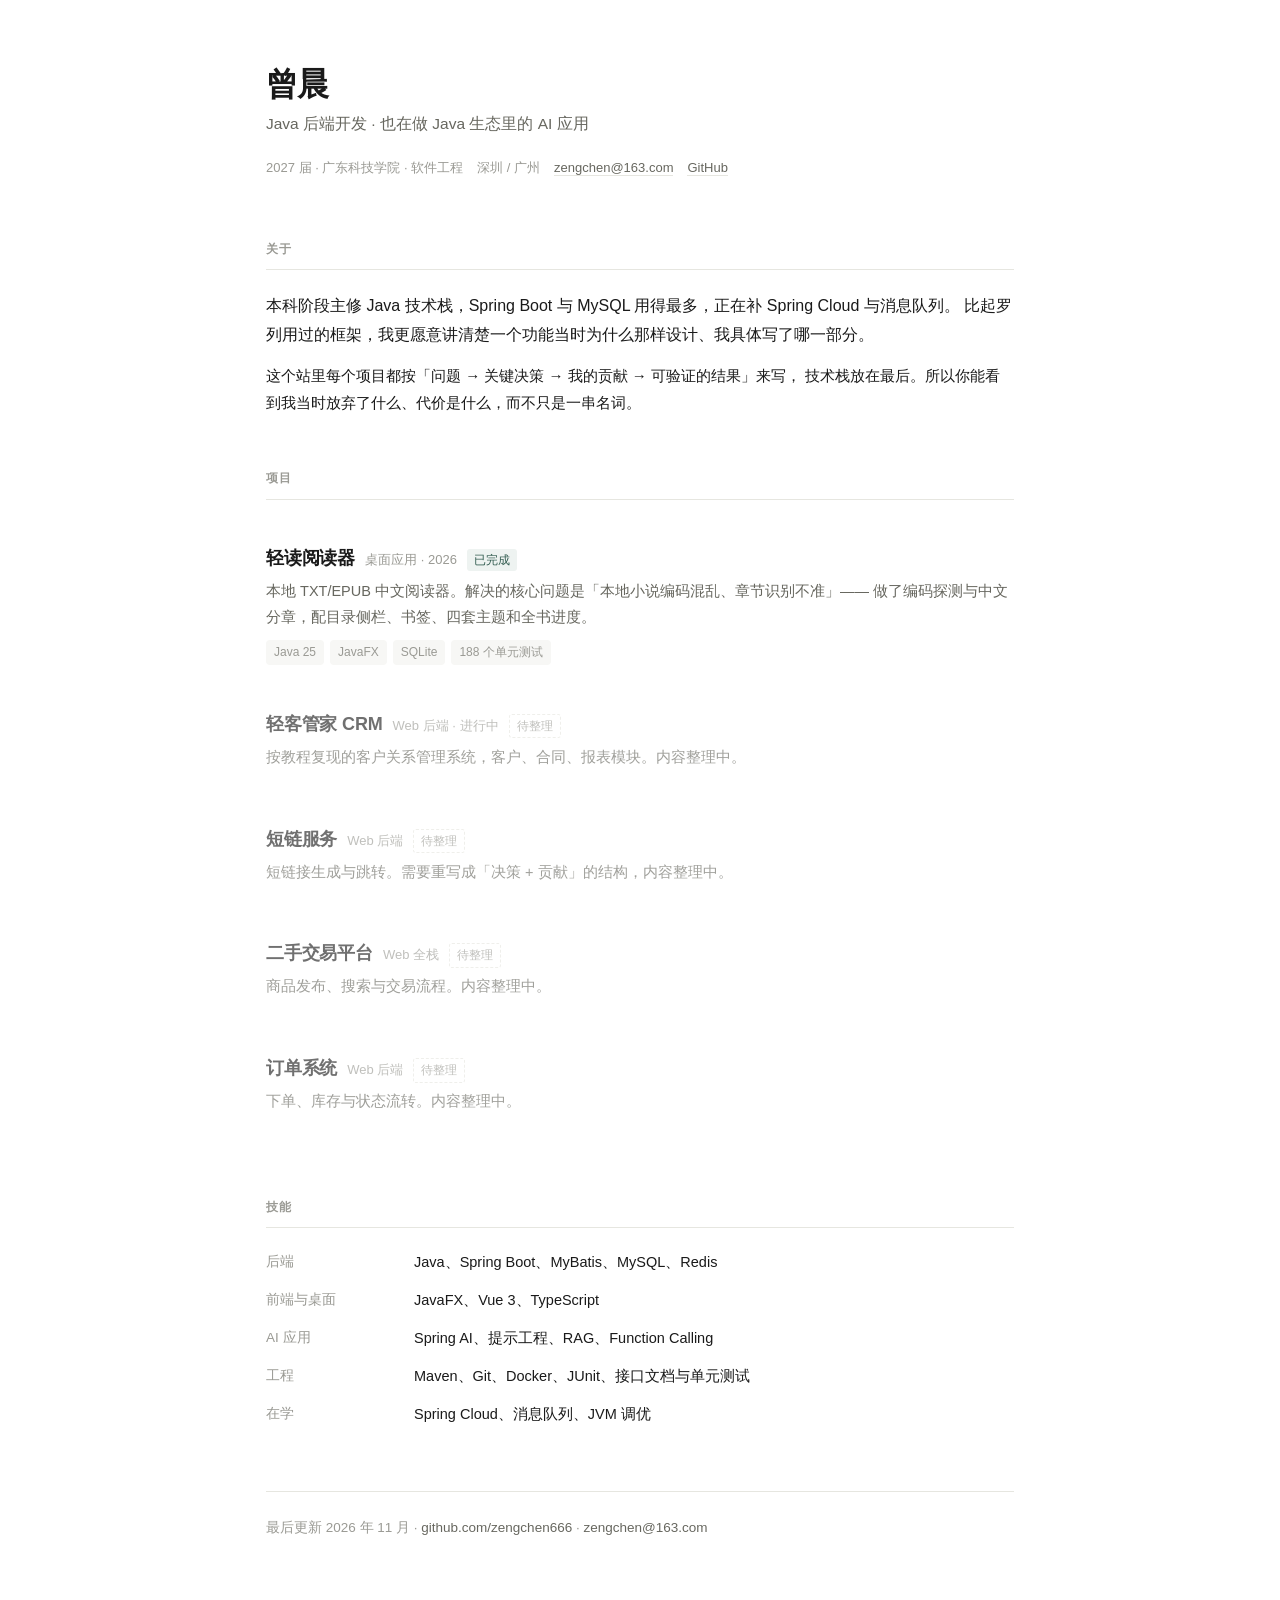
<file: index.html>
<!DOCTYPE html>
<html lang="zh-CN">
<head>
<meta charset="UTF-8">
<meta name="viewport" content="width=device-width, initial-scale=1">
<title>曾晨 · 作品集</title>
<meta name="description" content="曾晨，广东科技学院软件工程 2027 届。Java 后端与 AI 应用开发，这里是做过的项目、当时的关键决策和具体贡献。">
<link rel="icon" href="data:image/svg+xml,<svg xmlns='http://www.w3.org/2000/svg' viewBox='0 0 32 32'><rect width='32' height='32' rx='7' fill='%23315b4f'/><text x='16' y='22' font-size='17' font-family='sans-serif' fill='white' text-anchor='middle'>曾</text></svg>">
<link rel="stylesheet" href="style.css">
</head>
<body>
<div class="wrap">

  <header class="masthead">
    <h1>曾晨</h1>
    <p class="tagline">Java 后端开发 · 也在做 Java 生态里的 AI 应用</p>
    <div class="meta-line">
      <span>2027 届 · 广东科技学院 · 软件工程</span>
      <span>深圳 / 广州</span>
      <span><a href="mailto:zengchen@163.com">zengchen@163.com</a></span>
      <span><a href="https://github.com/zengchen666">GitHub</a></span>
    </div>
  </header>

  <section>
    <h2 class="section-label">关于</h2>
    <p class="lede">
      本科阶段主修 Java 技术栈，Spring Boot 与 MySQL 用得最多，正在补 Spring Cloud 与消息队列。
      比起罗列用过的框架，我更愿意讲清楚一个功能当时为什么那样设计、我具体写了哪一部分。
    </p>
    <p>
      这个站里每个项目都按「问题 → 关键决策 → 我的贡献 → 可验证的结果」来写，
      技术栈放在最后。所以你能看到我当时放弃了什么、代价是什么，而不只是一串名词。
    </p>
  </section>

  <section>
    <h2 class="section-label">项目</h2>
    <div class="project-list">

      <a class="project-card" href="projects/qingdu-reader.html">
        <div class="title-row">
          <h3>轻读阅读器</h3>
          <span class="sub">桌面应用 · 2026</span>
          <span class="status-flag">已完成</span>
        </div>
        <p>
          本地 TXT/EPUB 中文阅读器。解决的核心问题是「本地小说编码混乱、章节识别不准」——
          做了编码探测与中文分章，配目录侧栏、书签、四套主题和全书进度。
        </p>
        <div class="chips">
          <span class="chip">Java 25</span>
          <span class="chip">JavaFX</span>
          <span class="chip">SQLite</span>
          <span class="chip">188 个单元测试</span>
        </div>
      </a>

      <div class="project-card pending">
        <div class="title-row">
          <h3>轻客管家 CRM</h3>
          <span class="sub">Web 后端 · 进行中</span>
          <span class="status-flag todo">待整理</span>
        </div>
        <p>按教程复现的客户关系管理系统，客户、合同、报表模块。内容整理中。</p>
      </div>

      <div class="project-card pending">
        <div class="title-row">
          <h3>短链服务</h3>
          <span class="sub">Web 后端</span>
          <span class="status-flag todo">待整理</span>
        </div>
        <p>短链接生成与跳转。需要重写成「决策 + 贡献」的结构，内容整理中。</p>
      </div>

      <div class="project-card pending">
        <div class="title-row">
          <h3>二手交易平台</h3>
          <span class="sub">Web 全栈</span>
          <span class="status-flag todo">待整理</span>
        </div>
        <p>商品发布、搜索与交易流程。内容整理中。</p>
      </div>

      <div class="project-card pending">
        <div class="title-row">
          <h3>订单系统</h3>
          <span class="sub">Web 后端</span>
          <span class="status-flag todo">待整理</span>
        </div>
        <p>下单、库存与状态流转。内容整理中。</p>
      </div>

    </div>
  </section>

  <section>
    <h2 class="section-label">技能</h2>
    <dl class="skill-grid">
      <dt>后端</dt>
      <dd>Java、Spring Boot、MyBatis、MySQL、Redis</dd>

      <dt>前端与桌面</dt>
      <dd>JavaFX、Vue 3、TypeScript</dd>

      <dt>AI 应用</dt>
      <dd>Spring AI、提示工程、RAG、Function Calling</dd>

      <dt>工程</dt>
      <dd>Maven、Git、Docker、JUnit、接口文档与单元测试</dd>

      <dt>在学</dt>
      <dd>Spring Cloud、消息队列、JVM 调优</dd>
    </dl>
  </section>

  <footer>
    <p>
      最后更新 2026 年 11 月 ·
      <a href="https://github.com/zengchen666">github.com/zengchen666</a> ·
      <a href="mailto:zengchen@163.com">zengchen@163.com</a>
    </p>
  </footer>

</div>
</body>
</html>
</file>
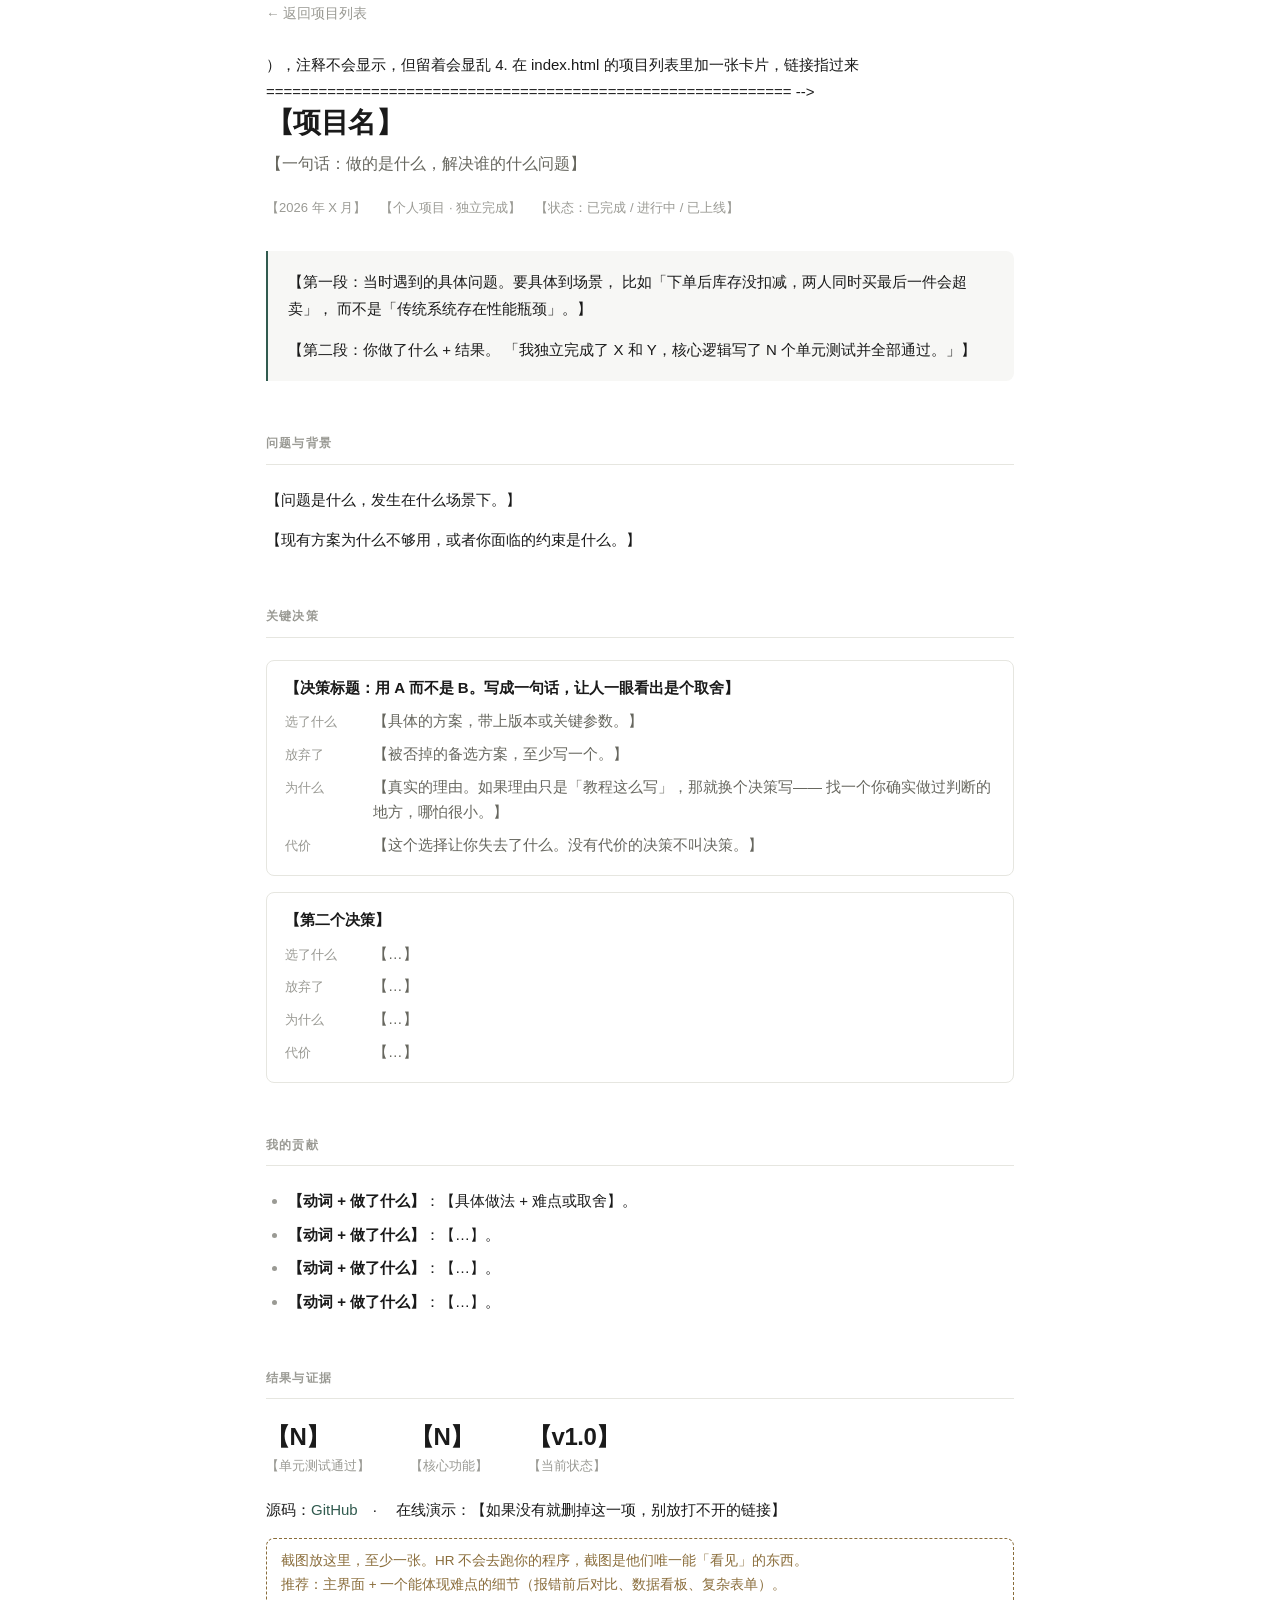
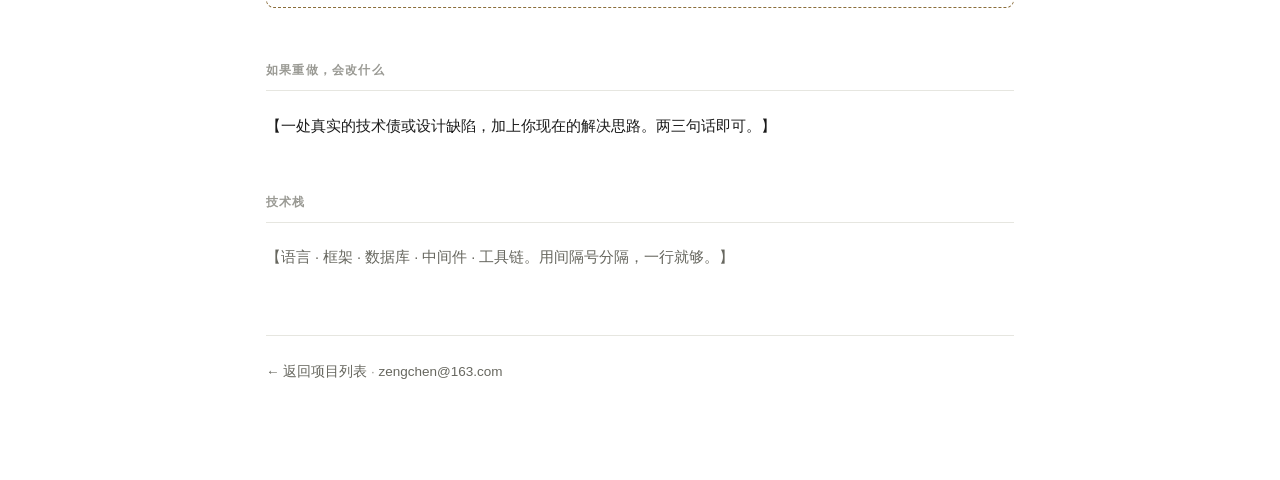
<file: projects/_template.html>
<!DOCTYPE html>
<html lang="zh-CN">
<head>
<meta charset="UTF-8">
<meta name="viewport" content="width=device-width, initial-scale=1">
<title>【项目名】 · 曾晨</title>
<meta name="description" content="【一句话说清这个项目做了什么、你负责什么、结果如何。这句话会出现在搜索结果和分享卡片里，别写「基于 xxx 的 yyy 系统」。】">
<link rel="icon" href="data:image/svg+xml,<svg xmlns='http://www.w3.org/2000/svg' viewBox='0 0 32 32'><rect width='32' height='32' rx='7' fill='%23315b4f'/><text x='16' y='22' font-size='17' font-family='sans-serif' fill='white' text-anchor='middle'>曾</text></svg>">
<link rel="stylesheet" href="../style.css">
</head>
<body>
<div class="wrap">

  <a class="back-link" href="../index.html">← 返回项目列表</a>

  <article>

    <!-- ============================================================
         使用方式
         1. 复制本文件为 projects/你的项目名.html（英文小写加连字符）
         2. 全文搜索【 替换所有占位内容
         3. 删掉所有 HTML 注释（<!-- 到 -->），注释不会显示，但留着会显乱
         4. 在 index.html 的项目列表里加一张卡片，链接指过来
         ============================================================ -->

    <header>
      <h1>【项目名】</h1>
      <!-- deck 一行：项目是什么 + 解决什么问题。不要写技术栈，技术栈在页面最底部 -->
      <p class="deck">【一句话：做的是什么，解决谁的什么问题】</p>
      <div class="meta-line">
        <span>【2026 年 X 月】</span>
        <!-- 角色必须写清楚：独立完成 / 团队 3 人中的后端 / 课程项目 5 人组 -->
        <span>【个人项目 · 独立完成】</span>
        <span>【状态：已完成 / 进行中 / 已上线】</span>
      </div>
    </header>

    <!-- ------------------------------------------------------------
         TL;DR：最重要的一段。
         HR 平均只在这个页面停留 30 秒，多数人只看这一段。
         必须包含三件事：
           ① 为什么要做（真实的痛点，不是「为了学习 Spring Boot」）
           ② 你做了什么（具体到功能，不是「负责后端开发」）
           ③ 可验证的结果（数字、测试、上线、用户）
         ------------------------------------------------------------ -->
    <div class="tldr">
      <p>【第一段：当时遇到的具体问题。要具体到场景，
        比如「下单后库存没扣减，两人同时买最后一件会超卖」，
        而不是「传统系统存在性能瓶颈」。】</p>
      <p>【第二段：你做了什么 + 结果。
        「我独立完成了 X 和 Y，核心逻辑写了 N 个单元测试并全部通过。」】</p>
    </div>

    <section>
      <h2 class="section-label">问题与背景</h2>
      <!-- 写清三件事：谁遇到了什么问题、为什么现有方案不行、你受到的约束。
           约束很值钱：时间紧、只能用 Java、不能改数据库表结构——
           这些能解释你后面为什么做那些取舍。 -->
      <p>【问题是什么，发生在什么场景下。】</p>
      <p>【现有方案为什么不够用，或者你面临的约束是什么。】</p>
    </section>

    <section>
      <h2 class="section-label">关键决策</h2>

      <!-- ============================================================
           这一节是整个作品集最值钱的部分，也是绝大多数人写不出来的部分。
           每个 decision 块回答四个问题：
             选了什么 / 放弃了什么 / 为什么 / 代价是什么
           「代价」这一栏千万别空着。敢写代价，说明你真的想过，
           而不是抄了一份教程。面试官会顺着这一栏往下问，而你能答上来。
           写 2–3 个就够，不要超过 3 个。
           ============================================================ -->

      <div class="decision">
        <h4>【决策标题：用 A 而不是 B。写成一句话，让人一眼看出是个取舍】</h4>
        <dl>
          <dt>选了什么</dt>
          <dd>【具体的方案，带上版本或关键参数。】</dd>
          <dt>放弃了</dt>
          <dd>【被否掉的备选方案，至少写一个。】</dd>
          <dt>为什么</dt>
          <dd>【真实的理由。如果理由只是「教程这么写」，那就换个决策写——
              找一个你确实做过判断的地方，哪怕很小。】</dd>
          <dt>代价</dt>
          <dd>【这个选择让你失去了什么。没有代价的决策不叫决策。】</dd>
        </dl>
      </div>

      <div class="decision">
        <h4>【第二个决策】</h4>
        <dl>
          <dt>选了什么</dt>
          <dd>【…】</dd>
          <dt>放弃了</dt>
          <dd>【…】</dd>
          <dt>为什么</dt>
          <dd>【…】</dd>
          <dt>代价</dt>
          <dd>【…】</dd>
        </dl>
      </div>
    </section>

    <section>
      <h2 class="section-label">我的贡献</h2>
      <!-- ============================================================
           写作规则：
             · 每条以动词开头：实现了 / 设计了 / 重构了 / 定位并修复了
             · 不要写「负责 XX 模块」——那是岗位描述，不是贡献
             · 每条都要有「难点在哪」或「怎么做的」，不能只有结果
             · 数量控制在 4–6 条，多了会稀释重点
           反例：「负责用户模块的开发与维护」← 等于没说
           正例：「用 Redis 缓存热点商品，把首页接口从 1.2s 降到 180ms」
           ============================================================ -->
      <ul>
        <li><strong>【动词 + 做了什么】</strong>：【具体做法 + 难点或取舍】。</li>
        <li><strong>【动词 + 做了什么】</strong>：【…】。</li>
        <li><strong>【动词 + 做了什么】</strong>：【…】。</li>
        <li><strong>【动词 + 做了什么】</strong>：【…】。</li>
      </ul>
    </section>

    <section>
      <h2 class="section-label">结果与证据</h2>

      <!-- 数字必须是可验证的。没有数字就把「单元测试数量 / 覆盖的功能数 / 上线状态」放上来。
           实在一个数字都没有，就只放截图和链接，不要编。 -->
      <div class="metrics">
        <div class="metric"><span class="num">【N】</span><span class="label">【单元测试通过】</span></div>
        <div class="metric"><span class="num">【N】</span><span class="label">【核心功能】</span></div>
        <div class="metric"><span class="num">【v1.0】</span><span class="label">【当前状态】</span></div>
      </div>

      <p style="margin-top:18px">
        源码：<a href="https://github.com/zengchen666">GitHub</a>　·　
        在线演示：【如果没有就删掉这一项，别放打不开的链接】
      </p>

      <div class="todo-note">
        截图放这里，至少一张。HR 不会去跑你的程序，截图是他们唯一能「看见」的东西。<br>
        推荐：主界面 + 一个能体现难点的细节（报错前后对比、数据看板、复杂表单）。
      </div>
    </section>

    <section>
      <h2 class="section-label">如果重做，会改什么</h2>
      <!-- 这一节看起来是自我批评，实际上是加分项。
           它证明你知道自己的东西哪里不完善——面试官很吃这一套，
           而且它能提前把「你这个地方做得不好」的质疑变成你的主动陈述。 -->
      <p>【一处真实的技术债或设计缺陷，加上你现在的解决思路。两三句话即可。】</p>
    </section>

    <section>
      <h2 class="section-label">技术栈</h2>
      <p style="color:var(--text-muted);font-size:14.5px">
        【语言 · 框架 · 数据库 · 中间件 · 工具链。用间隔号分隔，一行就够。】
      </p>
    </section>

  </article>

  <footer>
    <p><a href="../index.html">← 返回项目列表</a> · <a href="mailto:zengchen@163.com">zengchen@163.com</a></p>
  </footer>

</div>
</body>
</html>
</file>
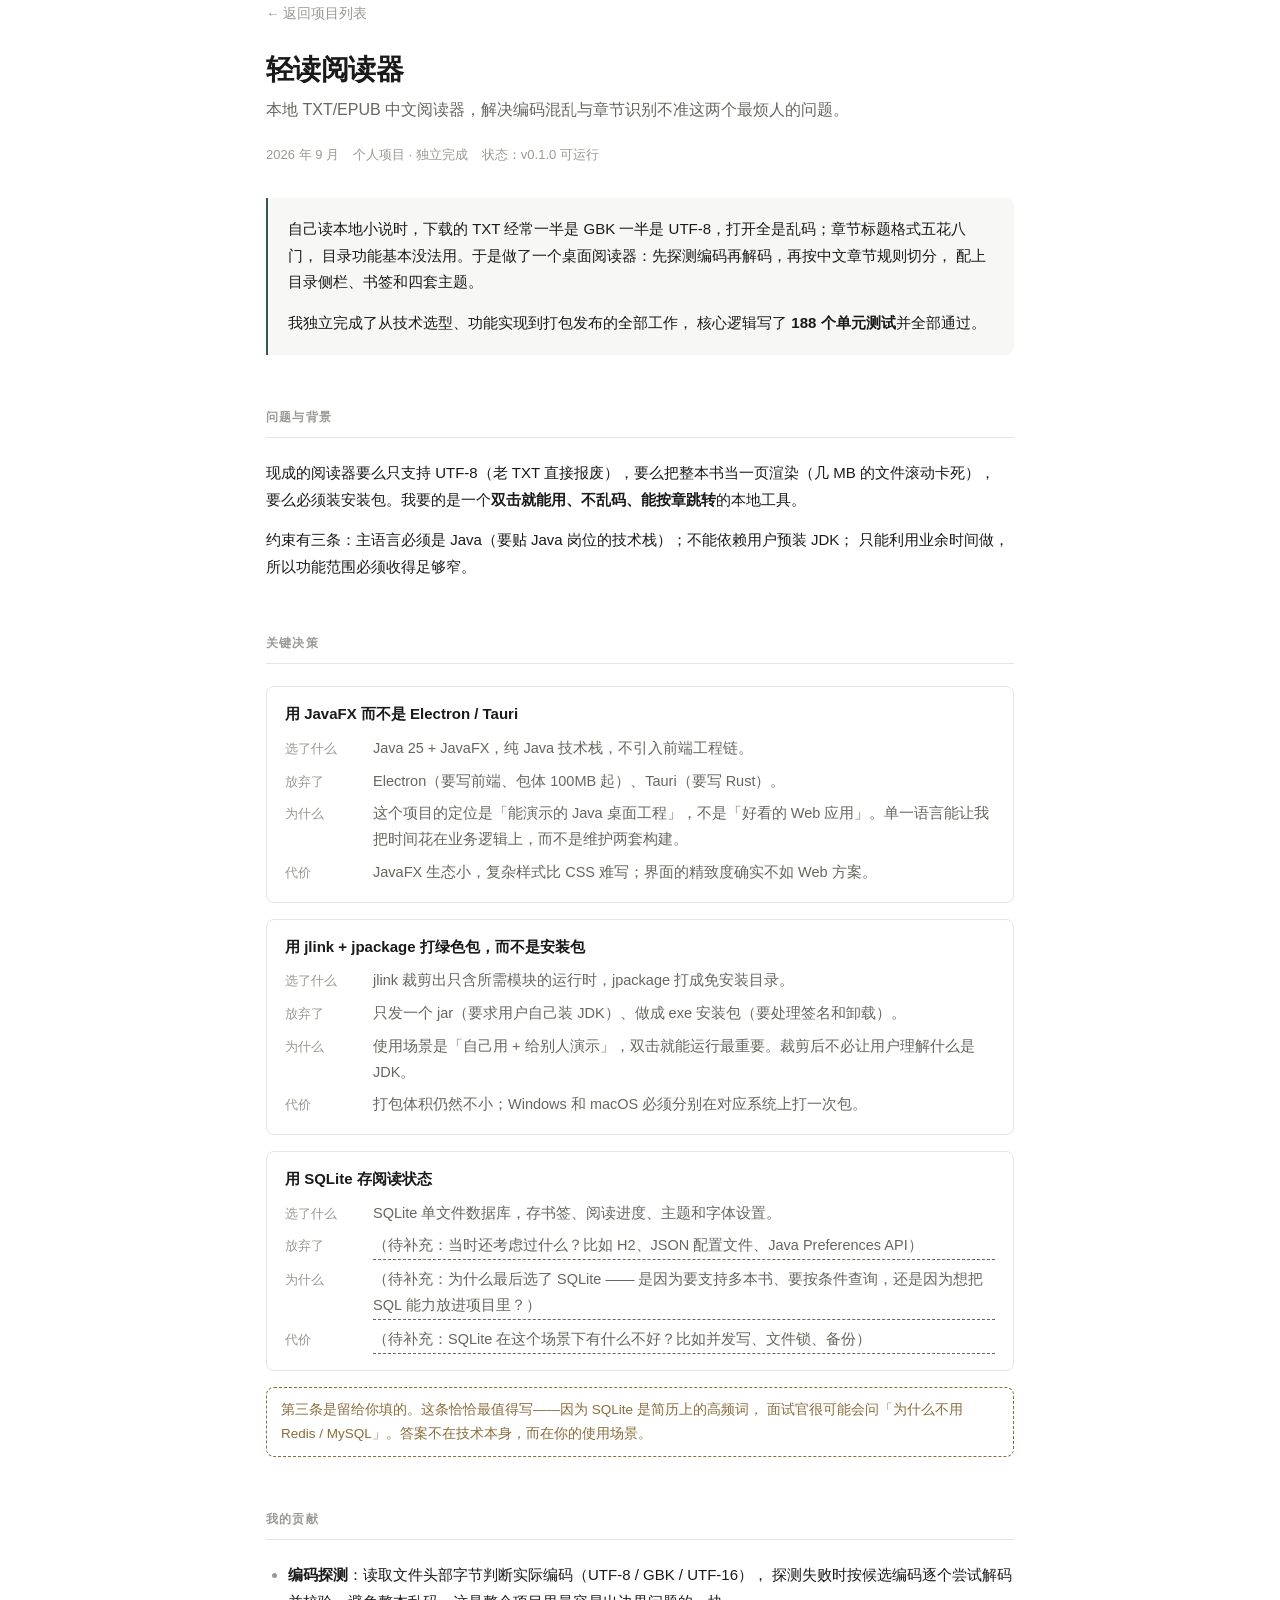
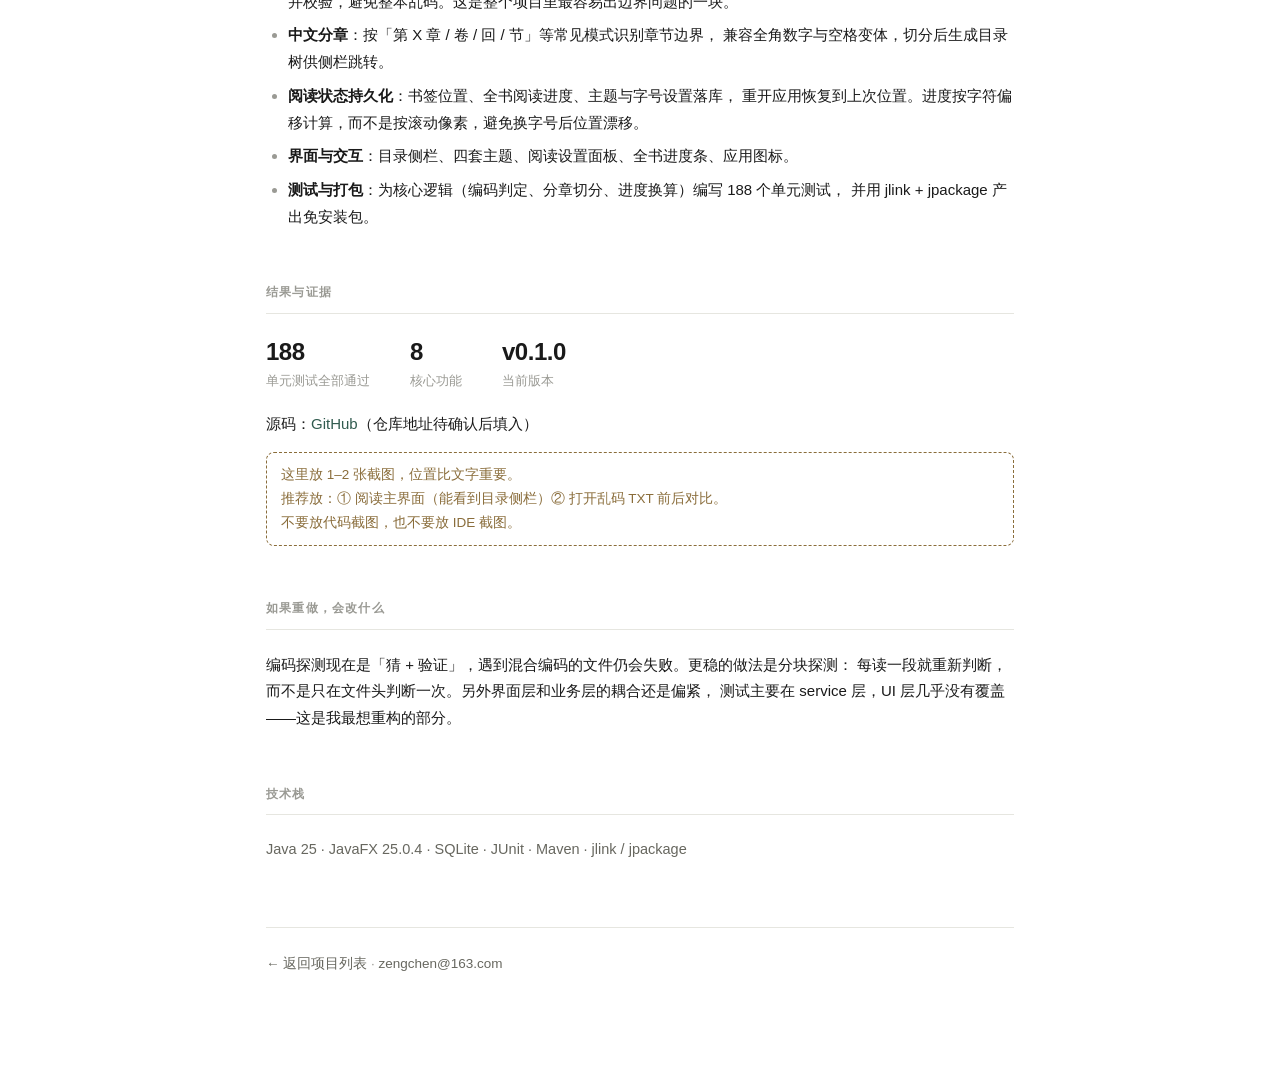
<file: projects/qingdu-reader.html>
<!DOCTYPE html>
<html lang="zh-CN">
<head>
<meta charset="UTF-8">
<meta name="viewport" content="width=device-width, initial-scale=1">
<title>轻读阅读器 · 曾晨</title>
<meta name="description" content="本地 TXT/EPUB 中文阅读器：编码探测、中文分章、书签与进度持久化。Java 25 + JavaFX + SQLite，188 个单元测试。">
<link rel="icon" href="data:image/svg+xml,<svg xmlns='http://www.w3.org/2000/svg' viewBox='0 0 32 32'><rect width='32' height='32' rx='7' fill='%23315b4f'/><text x='16' y='22' font-size='17' font-family='sans-serif' fill='white' text-anchor='middle'>曾</text></svg>">
<link rel="stylesheet" href="../style.css">
</head>
<body>
<div class="wrap">

  <a class="back-link" href="../index.html">← 返回项目列表</a>

  <article>
    <header>
      <h1>轻读阅读器</h1>
      <p class="deck">本地 TXT/EPUB 中文阅读器，解决编码混乱与章节识别不准这两个最烦人的问题。</p>
      <div class="meta-line">
        <span>2026 年 9 月</span>
        <span>个人项目 · 独立完成</span>
        <span>状态：v0.1.0 可运行</span>
      </div>
    </header>

    <div class="tldr">
      <p>
        自己读本地小说时，下载的 TXT 经常一半是 GBK 一半是 UTF-8，打开全是乱码；章节标题格式五花八门，
        目录功能基本没法用。于是做了一个桌面阅读器：先探测编码再解码，再按中文章节规则切分，
        配上目录侧栏、书签和四套主题。
      </p>
      <p>
        我独立完成了从技术选型、功能实现到打包发布的全部工作，
        核心逻辑写了 <strong>188 个单元测试</strong>并全部通过。
      </p>
    </div>

    <section>
      <h2 class="section-label">问题与背景</h2>
      <p>
        现成的阅读器要么只支持 UTF-8（老 TXT 直接报废），要么把整本书当一页渲染（几 MB 的文件滚动卡死），
        要么必须装安装包。我要的是一个<strong>双击就能用、不乱码、能按章跳转</strong>的本地工具。
      </p>
      <p>
        约束有三条：主语言必须是 Java（要贴 Java 岗位的技术栈）；不能依赖用户预装 JDK；
        只能利用业余时间做，所以功能范围必须收得足够窄。
      </p>
    </section>

    <section>
      <h2 class="section-label">关键决策</h2>

      <div class="decision">
        <h4>用 JavaFX 而不是 Electron / Tauri</h4>
        <dl>
          <dt>选了什么</dt>
          <dd>Java 25 + JavaFX，纯 Java 技术栈，不引入前端工程链。</dd>
          <dt>放弃了</dt>
          <dd>Electron（要写前端、包体 100MB 起）、Tauri（要写 Rust）。</dd>
          <dt>为什么</dt>
          <dd>这个项目的定位是「能演示的 Java 桌面工程」，不是「好看的 Web 应用」。单一语言能让我把时间花在业务逻辑上，而不是维护两套构建。</dd>
          <dt>代价</dt>
          <dd>JavaFX 生态小，复杂样式比 CSS 难写；界面的精致度确实不如 Web 方案。</dd>
        </dl>
      </div>

      <div class="decision">
        <h4>用 jlink + jpackage 打绿色包，而不是安装包</h4>
        <dl>
          <dt>选了什么</dt>
          <dd>jlink 裁剪出只含所需模块的运行时，jpackage 打成免安装目录。</dd>
          <dt>放弃了</dt>
          <dd>只发一个 jar（要求用户自己装 JDK）、做成 exe 安装包（要处理签名和卸载）。</dd>
          <dt>为什么</dt>
          <dd>使用场景是「自己用 + 给别人演示」，双击就能运行最重要。裁剪后不必让用户理解什么是 JDK。</dd>
          <dt>代价</dt>
          <dd>打包体积仍然不小；Windows 和 macOS 必须分别在对应系统上打一次包。</dd>
        </dl>
      </div>

      <div class="decision">
        <h4>用 SQLite 存阅读状态</h4>
        <dl>
          <dt>选了什么</dt>
          <dd>SQLite 单文件数据库，存书签、阅读进度、主题和字体设置。</dd>
          <dt>放弃了</dt>
          <dd class="todo-inline">（待补充：当时还考虑过什么？比如 H2、JSON 配置文件、Java Preferences API）</dd>
          <dt>为什么</dt>
          <dd class="todo-inline">（待补充：为什么最后选了 SQLite —— 是因为要支持多本书、要按条件查询，还是因为想把 SQL 能力放进项目里？）</dd>
          <dt>代价</dt>
          <dd class="todo-inline">（待补充：SQLite 在这个场景下有什么不好？比如并发写、文件锁、备份）</dd>
        </dl>
      </div>

      <div class="todo-note">
        第三条是留给你填的。这条恰恰最值得写——因为 SQLite 是简历上的高频词，
        面试官很可能会问「为什么不用 Redis / MySQL」。答案不在技术本身，而在你的使用场景。
      </div>
    </section>

    <section>
      <h2 class="section-label">我的贡献</h2>
      <ul>
        <li>
          <strong>编码探测</strong>：读取文件头部字节判断实际编码（UTF-8 / GBK / UTF-16），
          探测失败时按候选编码逐个尝试解码并校验，避免整本乱码。这是整个项目里最容易出边界问题的一块。
        </li>
        <li>
          <strong>中文分章</strong>：按「第 X 章 / 卷 / 回 / 节」等常见模式识别章节边界，
          兼容全角数字与空格变体，切分后生成目录树供侧栏跳转。
        </li>
        <li>
          <strong>阅读状态持久化</strong>：书签位置、全书阅读进度、主题与字号设置落库，
          重开应用恢复到上次位置。进度按字符偏移计算，而不是按滚动像素，避免换字号后位置漂移。
        </li>
        <li>
          <strong>界面与交互</strong>：目录侧栏、四套主题、阅读设置面板、全书进度条、应用图标。
        </li>
        <li>
          <strong>测试与打包</strong>：为核心逻辑（编码判定、分章切分、进度换算）编写 188 个单元测试，
          并用 jlink + jpackage 产出免安装包。
        </li>
      </ul>
    </section>

    <section>
      <h2 class="section-label">结果与证据</h2>

      <div class="metrics">
        <div class="metric"><span class="num">188</span><span class="label">单元测试全部通过</span></div>
        <div class="metric"><span class="num">8</span><span class="label">核心功能</span></div>
        <div class="metric"><span class="num">v0.1.0</span><span class="label">当前版本</span></div>
      </div>

      <p style="margin-top:18px">
        源码：<a href="https://github.com/zengchen666">GitHub</a>（仓库地址待确认后填入）
      </p>

      <div class="todo-note">
        这里放 1–2 张截图，位置比文字重要。<br>
        推荐放：① 阅读主界面（能看到目录侧栏）② 打开乱码 TXT 前后对比。<br>
        不要放代码截图，也不要放 IDE 截图。
      </div>
    </section>

    <section>
      <h2 class="section-label">如果重做，会改什么</h2>
      <p>
        编码探测现在是「猜 + 验证」，遇到混合编码的文件仍会失败。更稳的做法是分块探测：
        每读一段就重新判断，而不是只在文件头判断一次。另外界面层和业务层的耦合还是偏紧，
        测试主要在 service 层，UI 层几乎没有覆盖——这是我最想重构的部分。
      </p>
    </section>

    <section>
      <h2 class="section-label">技术栈</h2>
      <p style="color:var(--text-muted);font-size:14.5px">
        Java 25 · JavaFX 25.0.4 · SQLite · JUnit · Maven · jlink / jpackage
      </p>
    </section>
  </article>

  <footer>
    <p><a href="../index.html">← 返回项目列表</a> · <a href="mailto:zengchen@163.com">zengchen@163.com</a></p>
  </footer>

</div>
</body>
</html>
</file>
<file: style.css>
/* ---------------------------------------------------------------
   作品集站样式
   设计原则：单栏、克制、大留白。不用框架，改颜色只改 :root 变量。
   --------------------------------------------------------------- */

:root {
  --bg: #ffffff;
  --bg-soft: #f7f7f5;
  --text: #1a1a1a;
  --text-muted: #67675f;
  --text-faint: #9a9a94;
  --line: #e6e6e0;
  --accent: #315b4f;
  --accent-soft: #eef3f1;
  --warn: #8a6d3b;
  --radius: 8px;
  --maxw: 748px;
}

@media (prefers-color-scheme: dark) {
  :root {
    --bg: #141514;
    --bg-soft: #1c1e1d;
    --text: #ececeb;
    --text-muted: #a3a39d;
    --text-faint: #78786f;
    --line: #2c2f2d;
    --accent: #82bda8;
    --accent-soft: #1f2a26;
    --warn: #c9a86a;
  }
}

* { box-sizing: border-box; }

html { -webkit-text-size-adjust: 100%; }

body {
  margin: 0;
  padding: 0 24px 96px;
  background: var(--bg);
  color: var(--text);
  font-family: -apple-system, BlinkMacSystemFont, "Segoe UI", "PingFang SC",
    "Hiragino Sans GB", "Microsoft YaHei", sans-serif;
  font-size: 15px;
  line-height: 1.78;
  -webkit-font-smoothing: antialiased;
}

.wrap {
  max-width: var(--maxw);
  margin: 0 auto;
}

a {
  color: var(--accent);
  text-decoration: none;
  border-bottom: 1px solid transparent;
  transition: border-color .15s ease;
}
a:hover { border-bottom-color: var(--accent); }

/* ---------- 页头 ---------- */

.masthead { padding: 64px 0 8px; }

.masthead h1 {
  margin: 0 0 6px;
  font-size: 32px;
  font-weight: 600;
  letter-spacing: -0.02em;
  line-height: 1.25;
}

.masthead .tagline {
  margin: 0 0 18px;
  color: var(--text-muted);
  font-size: 15.5px;
}

.meta-line {
  display: flex;
  flex-wrap: wrap;
  gap: 6px 14px;
  font-size: 13px;
  color: var(--text-faint);
  font-variant-numeric: tabular-nums;
}
.meta-line span { white-space: nowrap; }

.meta-line a {
  color: var(--text-muted);
  border-bottom: 1px solid var(--line);
}
.meta-line a:hover {
  color: var(--accent);
  border-bottom-color: var(--accent);
}

/* ---------- 章节 ---------- */

section { margin-top: 52px; }

.section-label {
  margin: 0 0 22px;
  padding-bottom: 9px;
  border-bottom: 1px solid var(--line);
  font-size: 12px;
  font-weight: 600;
  letter-spacing: .1em;
  text-transform: uppercase;
  color: var(--text-faint);
}

.lede { font-size: 16px; margin: 0 0 14px; }
.lede:last-child { margin-bottom: 0; }

p { margin: 0 0 14px; }
p:last-child { margin-bottom: 0; }

/* ---------- 项目卡片 ---------- */

.project-list { display: flex; flex-direction: column; gap: 2px; }

.project-card {
  display: block;
  padding: 20px 18px;
  margin: 0 -18px;
  border-radius: var(--radius);
  border-bottom: 1px solid transparent;
  color: inherit;
  transition: background .15s ease;
}
a.project-card:hover {
  background: var(--bg-soft);
  border-bottom-color: transparent;
}

.project-card .title-row {
  display: flex;
  align-items: baseline;
  gap: 10px;
  flex-wrap: wrap;
  margin-bottom: 5px;
}

.project-card h3 {
  margin: 0;
  font-size: 18px;
  font-weight: 600;
  letter-spacing: -0.01em;
}

.project-card .sub {
  font-size: 13px;
  color: var(--text-faint);
}

.project-card p {
  margin: 0 0 9px;
  color: var(--text-muted);
  font-size: 14.5px;
}

.chips {
  display: flex;
  flex-wrap: wrap;
  gap: 6px;
  margin-top: 10px;
}

.chip {
  padding: 2px 8px;
  border-radius: 4px;
  background: var(--bg-soft);
  color: var(--text-faint);
  font-size: 12px;
  line-height: 1.7;
  white-space: nowrap;
}

/* 未整理的项目：视觉降级，一眼看出状态 */

.project-card.pending { cursor: default; opacity: .62; }
.project-card.pending .chip { background: transparent; border: 1px dashed var(--line); }

.status-flag {
  padding: 1px 7px;
  border-radius: 3px;
  background: var(--accent-soft);
  color: var(--accent);
  font-size: 11.5px;
  font-weight: 500;
}
.status-flag.todo {
  background: transparent;
  border: 1px dashed var(--line);
  color: var(--text-faint);
  font-weight: 400;
}

/* ---------- 技能 ---------- */

.skill-grid {
  display: grid;
  grid-template-columns: 128px 1fr;
  gap: 12px 20px;
  font-size: 14.5px;
}
.skill-grid dt { color: var(--text-faint); font-size: 13.5px; }
.skill-grid dd { margin: 0; }

/* ---------- 内部页面（项目详情） ---------- */

.back-link {
  display: inline-block;
  margin-bottom: 26px;
  font-size: 13.5px;
  color: var(--text-faint);
  border-bottom: none;
}
.back-link:hover { color: var(--accent); border-bottom: none; }

article > header { padding-bottom: 6px; }

article h1 {
  margin: 0 0 8px;
  font-size: 28px;
  font-weight: 600;
  letter-spacing: -0.02em;
  line-height: 1.3;
}

article .deck {
  margin: 0 0 18px;
  font-size: 16px;
  color: var(--text-muted);
}

article h3 {
  margin: 28px 0 10px;
  font-size: 16px;
  font-weight: 600;
}

article ul, article ol { margin: 0 0 14px; padding-left: 22px; }
article li { margin-bottom: 7px; }
article li::marker { color: var(--text-faint); }

/* 摘要块：HR 只读这一段也要能懂 */

.tldr {
  margin: 26px 0 0;
  padding: 18px 20px;
  border-left: 2px solid var(--accent);
  background: var(--bg-soft);
  border-radius: 0 var(--radius) var(--radius) 0;
  font-size: 15px;
}
.tldr p:last-child { margin-bottom: 0; }

/* 决策块：每本书里最值钱的部分 */

.decision {
  margin: 0 0 16px;
  padding: 16px 18px;
  border: 1px solid var(--line);
  border-radius: var(--radius);
}
.decision h4 {
  margin: 0 0 10px;
  font-size: 15px;
  font-weight: 600;
  line-height: 1.5;
}
.decision dl {
  margin: 0;
  display: grid;
  grid-template-columns: 76px 1fr;
  gap: 7px 12px;
  font-size: 14.5px;
}
.decision dt {
  color: var(--text-faint);
  font-size: 13px;
  padding-top: 1px;
}
.decision dd { margin: 0; color: var(--text-muted); }

/* 待填写的占位内容：视觉上和正文区分开，防止自己忘了补 */

.todo-inline {
  color: var(--warn);
  border-bottom: 1px dashed currentColor;
}

/* 结果数字 */

.metrics {
  display: flex;
  flex-wrap: wrap;
  gap: 28px 40px;
  margin: 18px 0 4px;
}
.metric .num {
  display: block;
  font-size: 24px;
  font-weight: 600;
  letter-spacing: -0.02em;
  font-variant-numeric: tabular-nums;
  line-height: 1.3;
}
.metric .label {
  font-size: 12.5px;
  color: var(--text-faint);
}

/* 占位符：明确标出还没写的地方，避免自己忘了 */

.todo-note {
  margin: 12px 0;
  padding: 10px 14px;
  border: 1px dashed var(--warn);
  border-radius: var(--radius);
  color: var(--warn);
  font-size: 13.5px;
}

/* ---------- 页脚 ---------- */

footer {
  margin-top: 64px;
  padding-top: 24px;
  border-top: 1px solid var(--line);
  font-size: 13.5px;
  color: var(--text-faint);
}
footer a { color: var(--text-muted); }

/* ---------- 移动端 ---------- */

@media (max-width: 560px) {
  body { padding: 0 18px 64px; font-size: 14.5px; }
  .masthead { padding-top: 44px; }
  .masthead h1 { font-size: 26px; }
  .project-card { padding: 18px 14px; margin: 0 -14px; }
  .skill-grid { grid-template-columns: 1fr; gap: 4px 0; }
  .skill-grid dt { margin-top: 12px; }
  .decision dl { grid-template-columns: 1fr; gap: 3px; }
  .decision dt { margin-top: 6px; }
  .metrics { gap: 20px 32px; }
  article h1 { font-size: 23px; }
}
</file>
